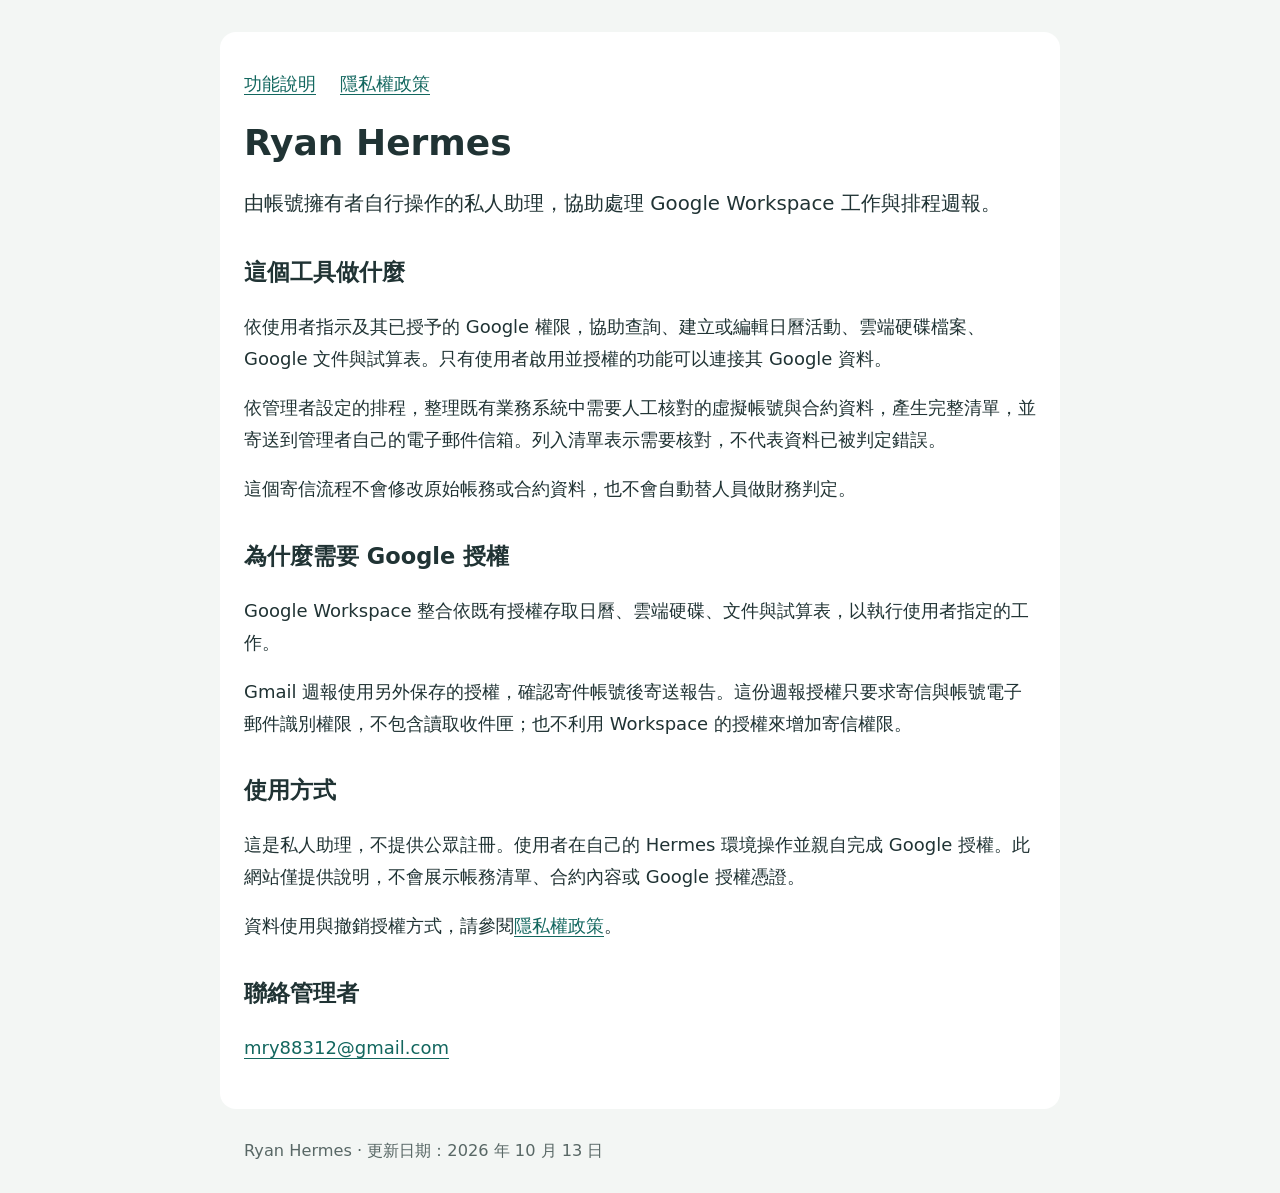
<file: index.html>
<!doctype html>
<html lang="zh-Hant">
<head>
  <meta charset="utf-8">
  <meta name="viewport" content="width=device-width,initial-scale=1">
  <meta name="description" content="Ryan Hermes 私人助理的 Google Workspace 整合與 Gmail 週報功能說明。">
  <title>Ryan Hermes｜私人助理</title>
  <link rel="stylesheet" href="styles.css">
</head>
<body>
<main>
  <nav aria-label="主要導覽"><a href="index.html" aria-current="page">功能說明</a><a href="privacy.html">隱私權政策</a></nav>
  <h1>Ryan Hermes</h1>
  <p class="lead">由帳號擁有者自行操作的私人助理，協助處理 Google Workspace 工作與排程週報。</p>
  <h2>這個工具做什麼</h2>
  <p>依使用者指示及其已授予的 Google 權限，協助查詢、建立或編輯日曆活動、雲端硬碟檔案、Google 文件與試算表。只有使用者啟用並授權的功能可以連接其 Google 資料。</p>
  <p>依管理者設定的排程，整理既有業務系統中需要人工核對的虛擬帳號與合約資料，產生完整清單，並寄送到管理者自己的電子郵件信箱。列入清單表示需要核對，不代表資料已被判定錯誤。</p>
  <p>這個寄信流程不會修改原始帳務或合約資料，也不會自動替人員做財務判定。</p>
  <h2>為什麼需要 Google 授權</h2>
  <p>Google Workspace 整合依既有授權存取日曆、雲端硬碟、文件與試算表，以執行使用者指定的工作。</p>
  <p>Gmail 週報使用另外保存的授權，確認寄件帳號後寄送報告。這份週報授權只要求寄信與帳號電子郵件識別權限，不包含讀取收件匣；也不利用 Workspace 的授權來增加寄信權限。</p>
  <h2>使用方式</h2>
  <p>這是私人助理，不提供公眾註冊。使用者在自己的 Hermes 環境操作並親自完成 Google 授權。此網站僅提供說明，不會展示帳務清單、合約內容或 Google 授權憑證。</p>
  <p>資料使用與撤銷授權方式，請參閱<a href="privacy.html">隱私權政策</a>。</p>
  <h2>聯絡管理者</h2>
  <p><a href="mailto:mry88312@gmail.com">mry88312@gmail.com</a></p>
</main>
<footer>Ryan Hermes · 更新日期：2026 年 10 月 13 日</footer>
</body>
</html>
</file>
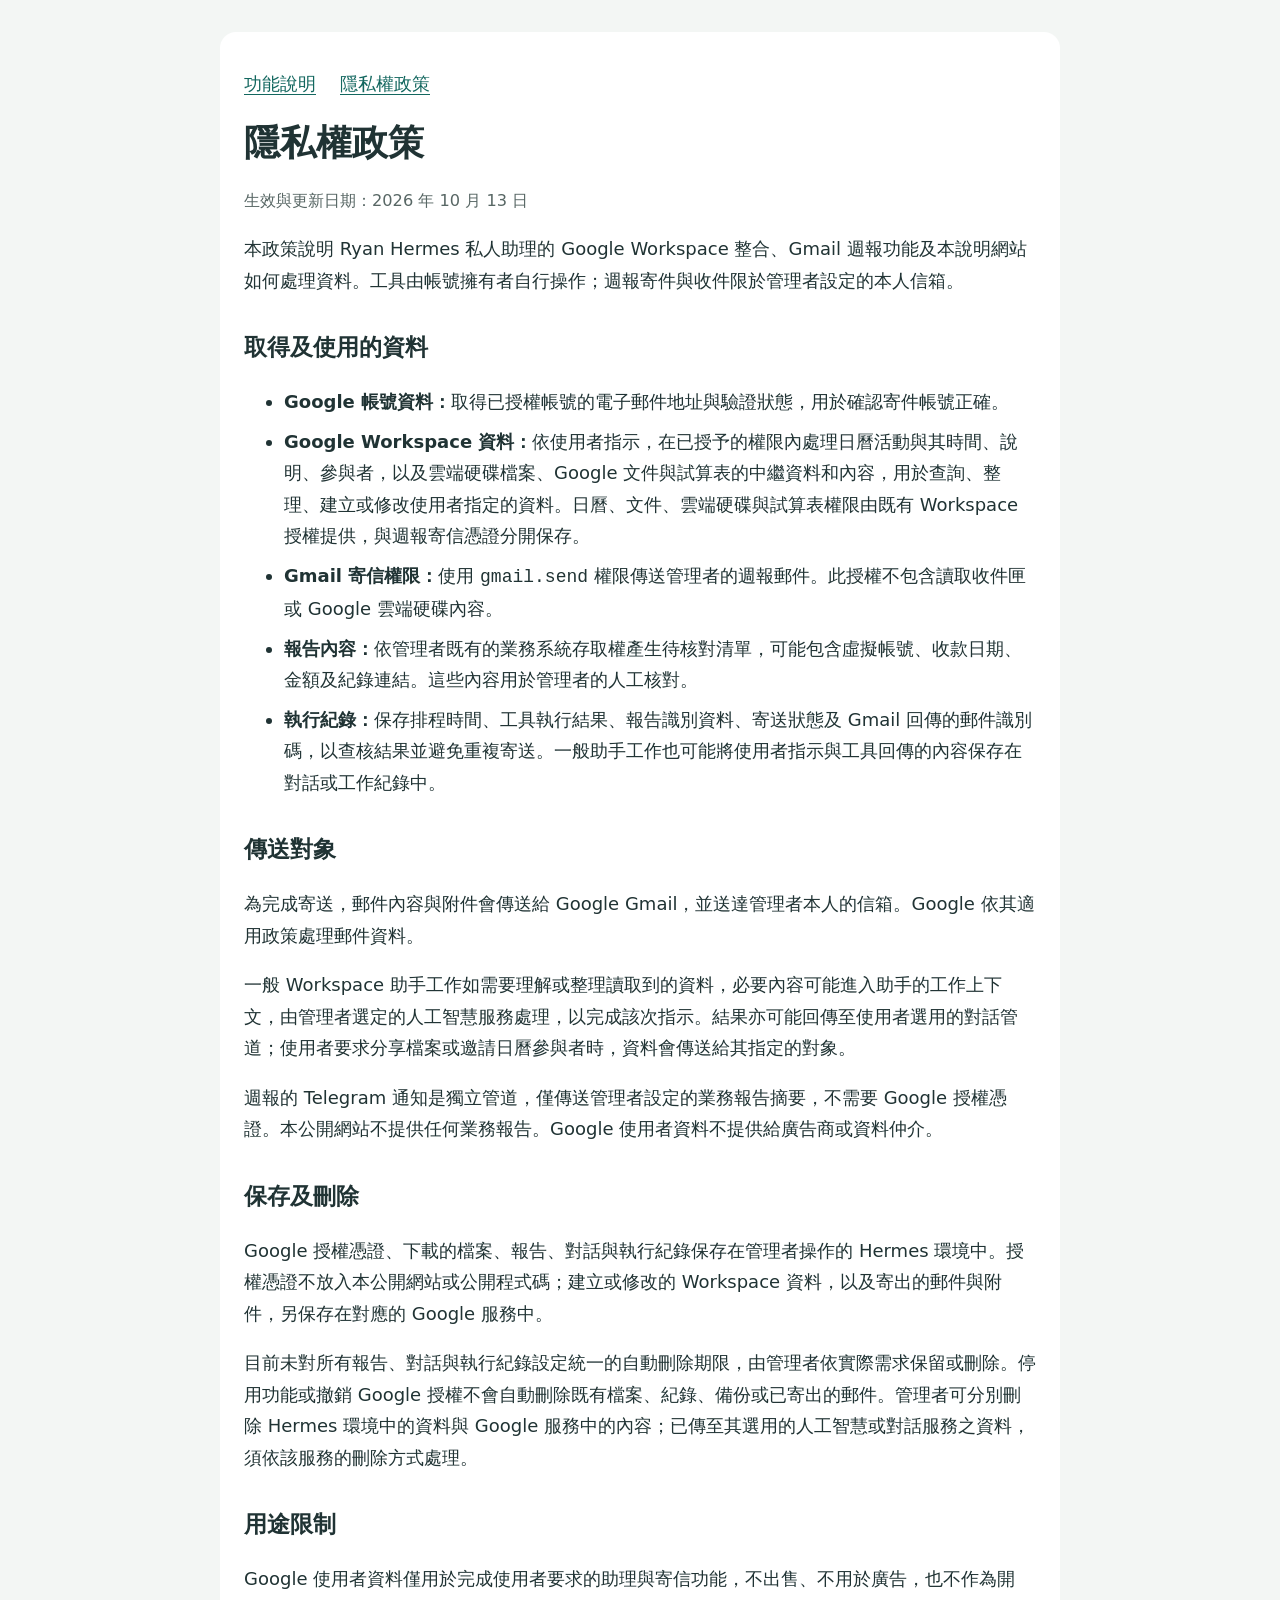
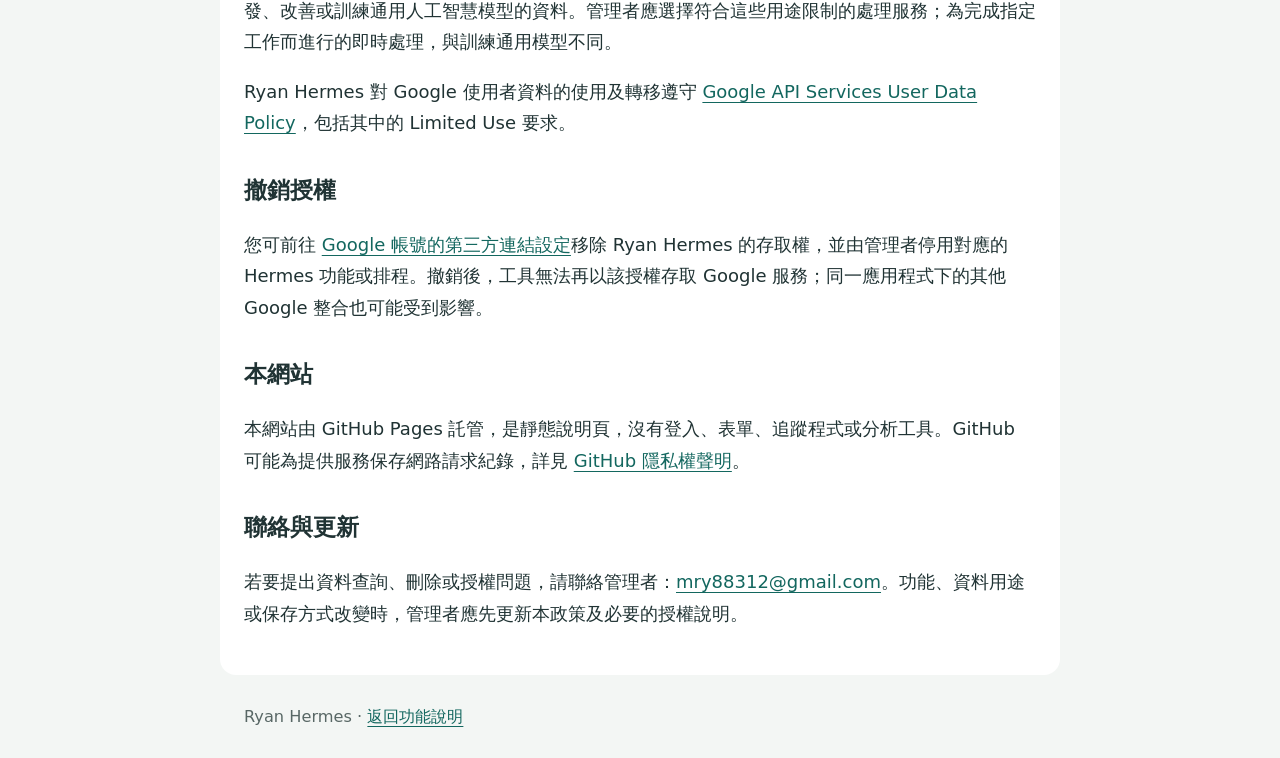
<file: privacy.html>
<!doctype html>
<html lang="zh-Hant">
<head>
  <meta charset="utf-8">
  <meta name="viewport" content="width=device-width,initial-scale=1">
  <meta name="description" content="Ryan Hermes Google Workspace 與 Gmail 週報功能的資料使用、保存及撤銷授權說明。">
  <title>隱私權政策｜Ryan Hermes</title>
  <link rel="stylesheet" href="styles.css">
</head>
<body>
<main>
  <nav aria-label="主要導覽"><a href="index.html">功能說明</a><a href="privacy.html" aria-current="page">隱私權政策</a></nav>
  <h1>隱私權政策</h1>
  <p class="muted">生效與更新日期：2026 年 10 月 13 日</p>
  <p>本政策說明 Ryan Hermes 私人助理的 Google Workspace 整合、Gmail 週報功能及本說明網站如何處理資料。工具由帳號擁有者自行操作；週報寄件與收件限於管理者設定的本人信箱。</p>
  <h2>取得及使用的資料</h2>
  <ul>
    <li><strong>Google 帳號資料：</strong>取得已授權帳號的電子郵件地址與驗證狀態，用於確認寄件帳號正確。</li>
    <li><strong>Google Workspace 資料：</strong>依使用者指示，在已授予的權限內處理日曆活動與其時間、說明、參與者，以及雲端硬碟檔案、Google 文件與試算表的中繼資料和內容，用於查詢、整理、建立或修改使用者指定的資料。日曆、文件、雲端硬碟與試算表權限由既有 Workspace 授權提供，與週報寄信憑證分開保存。</li>
    <li><strong>Gmail 寄信權限：</strong>使用 <code>gmail.send</code> 權限傳送管理者的週報郵件。此授權不包含讀取收件匣或 Google 雲端硬碟內容。</li>
    <li><strong>報告內容：</strong>依管理者既有的業務系統存取權產生待核對清單，可能包含虛擬帳號、收款日期、金額及紀錄連結。這些內容用於管理者的人工核對。</li>
    <li><strong>執行紀錄：</strong>保存排程時間、工具執行結果、報告識別資料、寄送狀態及 Gmail 回傳的郵件識別碼，以查核結果並避免重複寄送。一般助手工作也可能將使用者指示與工具回傳的內容保存在對話或工作紀錄中。</li>
  </ul>
  <h2>傳送對象</h2>
  <p>為完成寄送，郵件內容與附件會傳送給 Google Gmail，並送達管理者本人的信箱。Google 依其適用政策處理郵件資料。</p>
  <p>一般 Workspace 助手工作如需要理解或整理讀取到的資料，必要內容可能進入助手的工作上下文，由管理者選定的人工智慧服務處理，以完成該次指示。結果亦可能回傳至使用者選用的對話管道；使用者要求分享檔案或邀請日曆參與者時，資料會傳送給其指定的對象。</p>
  <p>週報的 Telegram 通知是獨立管道，僅傳送管理者設定的業務報告摘要，不需要 Google 授權憑證。本公開網站不提供任何業務報告。Google 使用者資料不提供給廣告商或資料仲介。</p>
  <h2>保存及刪除</h2>
  <p>Google 授權憑證、下載的檔案、報告、對話與執行紀錄保存在管理者操作的 Hermes 環境中。授權憑證不放入本公開網站或公開程式碼；建立或修改的 Workspace 資料，以及寄出的郵件與附件，另保存在對應的 Google 服務中。</p>
  <p>目前未對所有報告、對話與執行紀錄設定統一的自動刪除期限，由管理者依實際需求保留或刪除。停用功能或撤銷 Google 授權不會自動刪除既有檔案、紀錄、備份或已寄出的郵件。管理者可分別刪除 Hermes 環境中的資料與 Google 服務中的內容；已傳至其選用的人工智慧或對話服務之資料，須依該服務的刪除方式處理。</p>
  <h2>用途限制</h2>
  <p>Google 使用者資料僅用於完成使用者要求的助理與寄信功能，不出售、不用於廣告，也不作為開發、改善或訓練通用人工智慧模型的資料。管理者應選擇符合這些用途限制的處理服務；為完成指定工作而進行的即時處理，與訓練通用模型不同。</p>
  <p>Ryan Hermes 對 Google 使用者資料的使用及轉移遵守 <a href="https://developers.google.com/terms/api-services-user-data-policy">Google API Services User Data Policy</a>，包括其中的 Limited Use 要求。</p>
  <h2>撤銷授權</h2>
  <p>您可前往 <a href="https://myaccount.google.com/connections">Google 帳號的第三方連結設定</a>移除 Ryan Hermes 的存取權，並由管理者停用對應的 Hermes 功能或排程。撤銷後，工具無法再以該授權存取 Google 服務；同一應用程式下的其他 Google 整合也可能受到影響。</p>
  <h2>本網站</h2>
  <p>本網站由 GitHub Pages 託管，是靜態說明頁，沒有登入、表單、追蹤程式或分析工具。GitHub 可能為提供服務保存網路請求紀錄，詳見 <a href="https://docs.github.com/en/site-policy/privacy-policies/github-general-privacy-statement">GitHub 隱私權聲明</a>。</p>
  <h2>聯絡與更新</h2>
  <p>若要提出資料查詢、刪除或授權問題，請聯絡管理者：<a href="mailto:mry88312@gmail.com">mry88312@gmail.com</a>。功能、資料用途或保存方式改變時，管理者應先更新本政策及必要的授權說明。</p>
</main>
<footer>Ryan Hermes · <a href="index.html">返回功能說明</a></footer>
</body>
</html>
</file>
<file: styles.css>
:root{color-scheme:light;font-family:system-ui,-apple-system,"Segoe UI","Microsoft JhengHei",sans-serif;color:#203334;background:#f3f6f4;font-size:18px;line-height:1.75}
*{box-sizing:border-box}body{margin:0}main,footer{max-width:840px;margin:auto;padding:28px 24px}main{background:#fff;margin-top:32px;border-radius:16px}h1{font-size:2rem;line-height:1.3;margin:12px 0 20px}h2{font-size:1.25rem;margin-top:32px}a{color:#13675f;text-underline-offset:4px;overflow-wrap:anywhere}a:focus-visible{outline:3px solid #c87916;outline-offset:5px}nav{display:flex;gap:24px;flex-wrap:wrap}nav a{display:inline-block;min-height:48px;padding:8px 0}p,li{max-width:72ch}.draft{background:#fff3d6;border:1px solid #e1c278;border-radius:8px;padding:12px 16px;font-size:.9rem}.lead{font-size:1.1rem}.muted,footer{color:#586765;font-size:.9rem}code{overflow-wrap:anywhere}li+li{margin-top:8px}@media(max-width:600px){main{margin-top:0;border-radius:0;padding:24px 20px}h1{font-size:1.75rem}footer{padding:24px 20px}}
</file>
